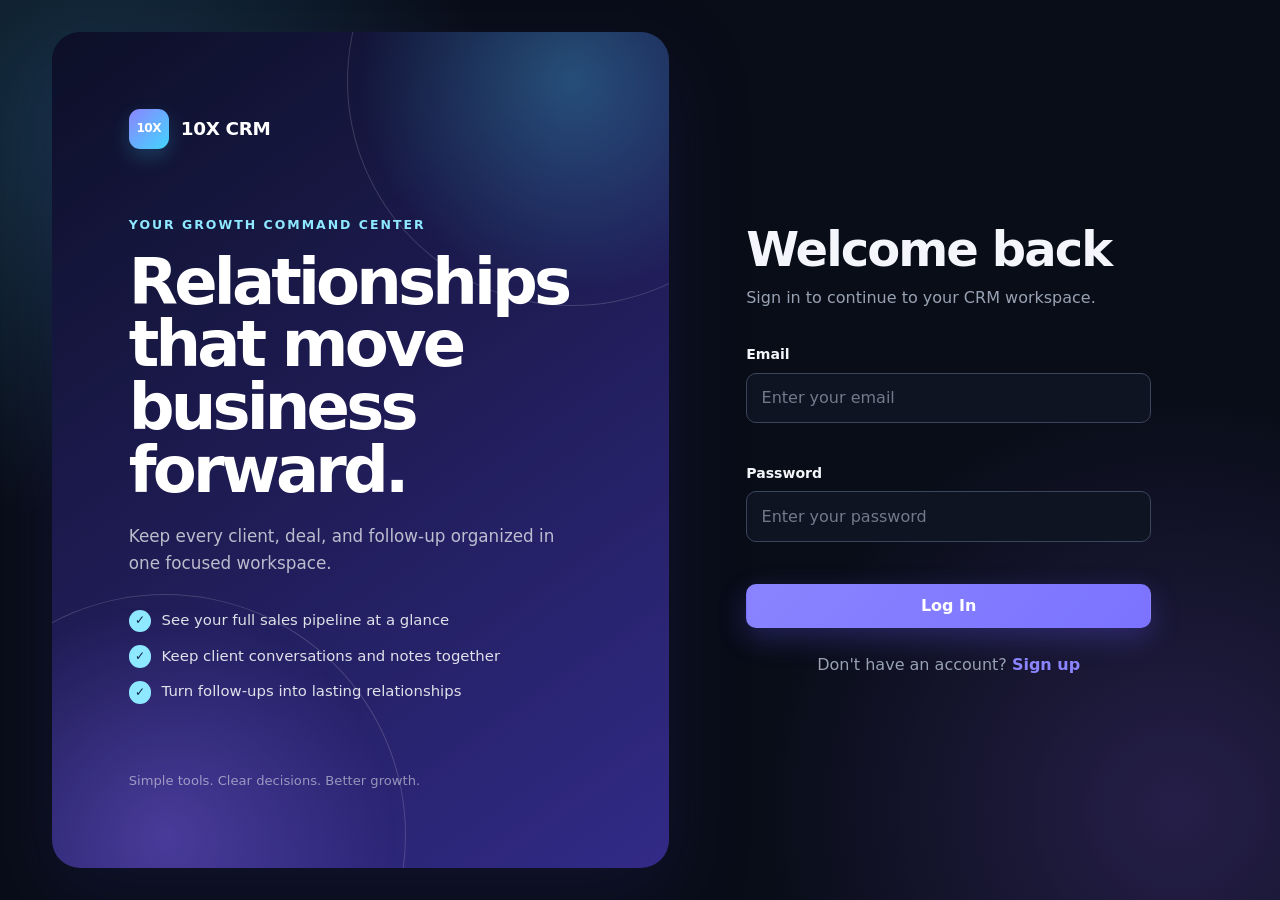
<file: index.html>
<!DOCTYPE html>
<html lang="en" class="auth-document">
<head>
  <meta charset="UTF-8">
  <meta name="viewport" content="width=device-width, initial-scale=1.0">
  <title>10X CRM | Login</title>
  <script src="js/theme-init.js"></script>
  <link rel="stylesheet" href="css/style.css">
  <script src="js/guard.js"></script>
  <script src="js/common.js" defer></script>
  <script src="js/login.js" defer></script>
</head>
<body class="auth-page">
  <main class="container auth-layout">
    <!-- Product Introduction -->
    <section class="auth-showcase">
      <a class="auth-brand" href="index.html">
        <span class="auth-brand-mark">10X</span>
        <span>10X CRM</span>
      </a>

      <div class="auth-showcase-content">
        <p class="auth-eyebrow">Your growth command center</p>
        <h2 class="auth-showcase-title">Relationships that move business forward.</h2>
        <p class="auth-showcase-text">
          Keep every client, deal, and follow-up organized in one focused
          workspace.
        </p>

        <ul class="auth-benefits">
          <li>See your full sales pipeline at a glance</li>
          <li>Keep client conversations and notes together</li>
          <li>Turn follow-ups into lasting relationships</li>
        </ul>
      </div>

      <p class="auth-showcase-footer">Simple tools. Clear decisions. Better growth.</p>
    </section>

    <!-- Login Form -->
    <section class="auth-form-panel">
      <div class="card auth-card">
        <h1 class="page-title">Welcome back</h1>
        <p class="auth-intro text-muted">
          Sign in to continue to your CRM workspace.
        </p>

        <form>
          <div class="form-group">
            <label class="form-label" for="email">Email</label>
            <input
              class="form-input"
              type="email"
              id="email"
              name="email"
              placeholder="Enter your email"
              required
            >
            <p class="error-message"></p>
          </div>

          <div class="form-group">
            <label class="form-label" for="password">Password</label>
            <input
              class="form-input"
              type="password"
              id="password"
              name="password"
              placeholder="Enter your password"
              required
            >
            <p class="error-message"></p>
          </div>

          <button class="btn btn-primary" type="submit">Log In</button>
        </form>

        <p class="auth-footer text-muted">
          Don't have an account?
          <a class="auth-link" href="signup.html">Sign up</a>
        </p>
      </div>
    </section>
  </main>

  <!-- Toast Messages -->
  <div class="toast-container"></div>
</body>
</html>
</file>
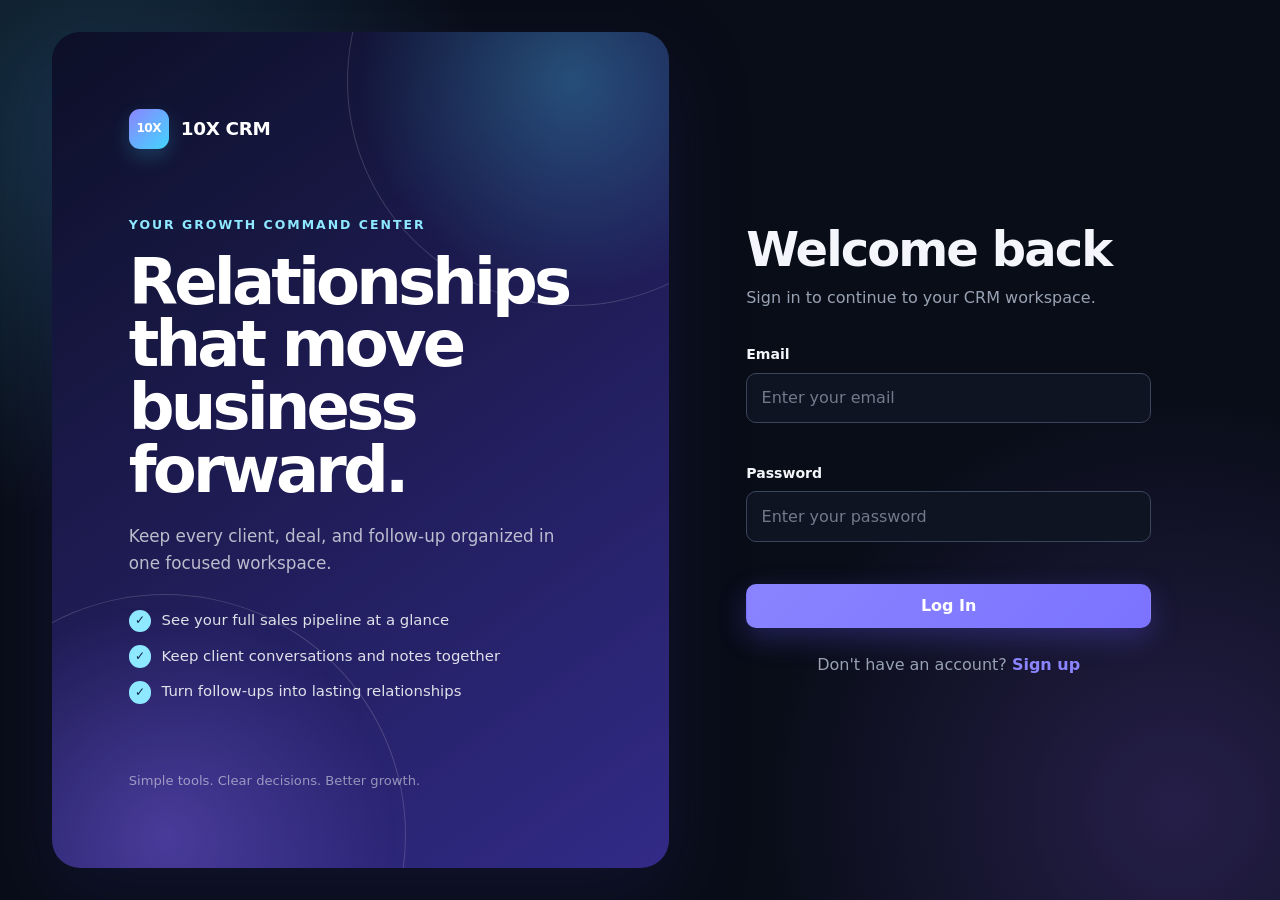
<file: client-details.html>
<!DOCTYPE html>
<html lang="en">
<head>
  <meta charset="UTF-8">
  <meta name="viewport" content="width=device-width, initial-scale=1.0">
  <title>10X CRM | Client Details</title>
  <script src="js/theme-init.js"></script>
  <link rel="stylesheet" href="css/style.css">
</head>
<body>
  <header class="app-header">
    <nav class="navbar container" aria-label="Main navigation">
      <a class="navbar-brand" href="dashboard.html">
        <span class="brand-mark">10X</span>
        <span class="brand-wordmark">10X CRM</span>
      </a>

      <div class="navbar-links">
        <a class="nav-link" href="dashboard.html">Dashboard</a>
        <a class="nav-link active" href="clients.html">Clients</a>
        <a class="nav-link" href="profile.html">Profile</a>
      </div>

      <div class="navbar-actions">
        <button
          type="button"
          id="theme-toggle"
          class="btn btn-secondary theme-toggle"
          aria-label="Switch to dark mode"
          title="Switch to dark mode"
        >
          ☾
        </button>
        <button type="button" id="logout-button" class="btn btn-secondary">
          Log Out
        </button>
      </div>
    </nav>
  </header>

  <main class="page-container">
    <section class="page-header">
      <div>
        <h1 class="page-title">Client Details</h1>
        <p class="text-muted">Review the selected client's information.</p>
      </div>

      <a class="btn btn-secondary" href="clients.html">Back to Clients</a>
    </section>

    <!-- Client Details -->
    <section id="client-details-content">
      <section class="card client-details-card">
        <div class="client-details-identity">
          <img
            id="client-avatar"
            class="client-details-avatar hidden"
            alt=""
          >
          <div
            id="client-avatar-fallback"
            class="client-details-avatar"
            aria-hidden="true"
          ></div>

          <div class="client-details-heading">
            <h2 id="client-name"></h2>
            <p id="client-company" class="text-muted"></p>
          </div>
        </div>

        <dl class="client-details-grid">
          <div class="client-detail-item">
            <dt class="form-label">Email</dt>
            <dd id="client-email"></dd>
          </div>

          <div class="client-detail-item">
            <dt class="form-label">Phone</dt>
            <dd id="client-phone"></dd>
          </div>

          <div class="client-detail-item">
            <dt class="form-label">Status</dt>
            <dd>
              <span id="client-status" class="status-badge"></span>
            </dd>
          </div>

          <div class="client-detail-item">
            <dt class="form-label">Deal Value</dt>
            <dd id="client-deal-value" class="client-deal-value"></dd>
          </div>

          <div class="client-detail-item">
            <dt class="form-label">Client Since</dt>
            <dd id="client-created"></dd>
          </div>
        </dl>
      </section>

      <div class="client-details-actions">
        <button
          type="button"
          id="edit-client-button"
          class="btn btn-primary"
        >
          Edit Client
        </button>

        <button
          type="button"
          id="reminder-button"
          class="btn btn-secondary"
        >
          Remind me in 1 min
        </button>

        <button
          type="button"
          id="delete-client-button"
          class="btn btn-danger"
        >
          Delete Client
        </button>
      </div>

      <p
        id="reminder-status"
        class="reminder-status text-muted"
        aria-live="polite"
      ></p>

      <!-- Client Notes -->
      <section class="client-notes-section card">
        <div class="section-header">
          <h2>Notes</h2>
        </div>

        <form id="add-note-form" novalidate>
          <div class="form-group">
            <label class="form-label" for="note-text">Add Note</label>
            <textarea
              class="form-input form-textarea"
              id="note-text"
              name="noteText"
              rows="4"
              placeholder="Write a note about this client..."
              required
            ></textarea>
            <p class="error-message" id="note-error"></p>
          </div>

          <button type="submit" class="btn btn-primary">
            Add Note
          </button>
        </form>

        <div id="notes-list" class="notes-list"></div>

        <p id="notes-empty-message" class="empty-message">
          No notes yet.
        </p>
      </section>
    </section>

    <!-- Edit Client Form -->
    <form id="edit-client-form" class="card client-details-card hidden" novalidate>
      <div class="form-group">
        <label class="form-label" for="edit-client-name">Name</label>
        <input
          class="form-input"
          type="text"
          id="edit-client-name"
          name="name"
          placeholder="Enter client name"
          required
        >
        <p class="error-message"></p>
      </div>

      <div class="form-group">
        <label class="form-label" for="edit-client-email">Email</label>
        <input
          class="form-input"
          type="email"
          id="edit-client-email"
          name="email"
          placeholder="Enter email address"
          required
        >
        <p class="error-message"></p>
      </div>

      <div class="form-group">
        <label class="form-label" for="edit-client-company">Company</label>
        <input
          class="form-input"
          type="text"
          id="edit-client-company"
          name="company"
          placeholder="Enter company name"
        >
      </div>

      <div class="form-group">
        <label class="form-label" for="edit-client-status">Status</label>
        <select
          class="form-select status-select status-select-lead"
          id="edit-client-status"
          name="status"
          required
        >
          <option value="Lead">Lead</option>
          <option value="Contacted">Contacted</option>
          <option value="Won">Won</option>
          <option value="Lost">Lost</option>
        </select>
        <p class="error-message"></p>
      </div>

      <div class="form-group">
        <label class="form-label" for="edit-client-deal-value">
          Deal Value
        </label>
        <input
          class="form-input"
          type="number"
          id="edit-client-deal-value"
          name="dealValue"
          placeholder="Enter deal value"
          step="any"
        >
        <p class="error-message"></p>
      </div>

      <div class="form-actions">
        <button type="submit" class="btn btn-primary">
          Save Changes
        </button>

        <button type="button" id="cancel-edit-button" class="btn btn-secondary">
          Cancel
        </button>
      </div>
    </form>

    <p id="client-not-found" class="card empty-message">
      Client not found.
    </p>
  </main>

  <div class="toast-container"></div>

  <script src="js/guard.js"></script>
  <script src="js/common.js"></script>
  <script src="js/client-data.js"></script>
  <script src="js/client-details.js"></script>
</body>
</html>
</file>
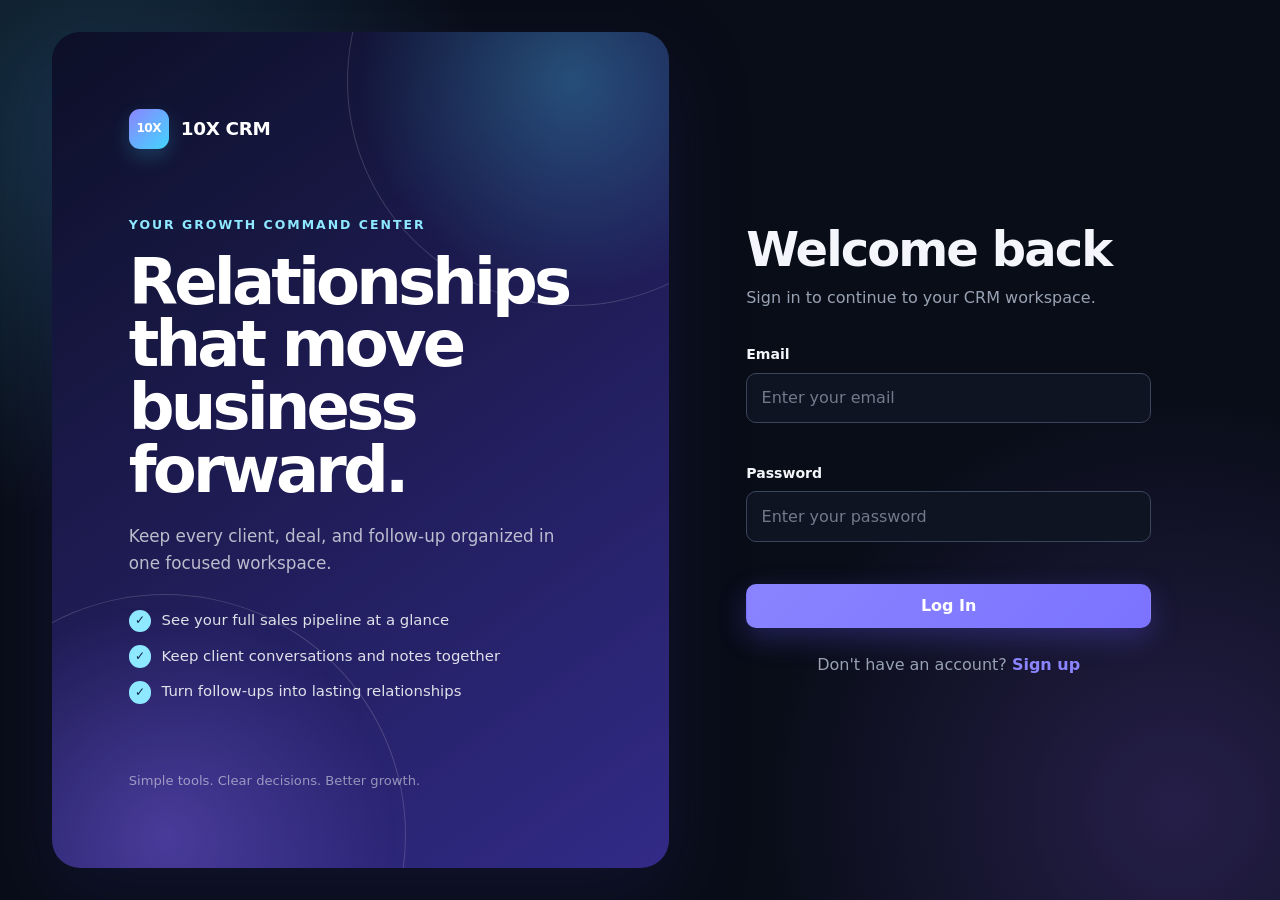
<file: clients.html>
<!DOCTYPE html>
<html lang="en">
<head>
  <meta charset="UTF-8">
  <meta name="viewport" content="width=device-width, initial-scale=1.0">
  <title>10X CRM | Clients</title>
  <script src="js/theme-init.js"></script>
  <link rel="stylesheet" href="css/style.css">
</head>
<body>
  <header class="app-header">
    <nav class="navbar container" aria-label="Main navigation">
      <a class="navbar-brand" href="dashboard.html">
        <span class="brand-mark">10X</span>
        <span class="brand-wordmark">10X CRM</span>
      </a>

      <div class="navbar-links">
        <a class="nav-link" href="dashboard.html">Dashboard</a>
        <a class="nav-link active" href="clients.html">Clients</a>
        <a class="nav-link" href="profile.html">Profile</a>
      </div>

      <div class="navbar-actions">
        <button
          type="button"
          id="theme-toggle"
          class="btn btn-secondary theme-toggle"
          aria-label="Switch to dark mode"
          title="Switch to dark mode"
        >
          ☾
        </button>
        <button type="button" id="logout-button" class="btn btn-secondary">
          Log Out
        </button>
      </div>
    </nav>
  </header>

  <main class="page-container">
    <section class="page-header">
      <div>
        <h1 class="page-title">Clients</h1>
        <p class="text-muted">Manage and review your CRM clients.</p>
      </div>

      <button type="button" id="add-client-button" class="btn btn-primary">
        Add Client
      </button>
    </section>

    <section class="card clients-controls">
      <div class="control-group">
        <label class="form-label" for="client-search">Search</label>
        <input
          class="form-input"
          type="search"
          id="client-search"
          name="clientSearch"
          placeholder="Search by name or company..."
        >
      </div>

      <fieldset class="control-group status-filter-group">
        <legend class="form-label">Status</legend>

        <div id="status-filters" class="status-filters">
          <button
            type="button"
            class="status-filter-button active"
            data-status="all"
            aria-pressed="true"
          >
            All
          </button>
          <button
            type="button"
            class="status-filter-button"
            data-status="Lead"
            aria-pressed="false"
          >
            Lead
          </button>
          <button
            type="button"
            class="status-filter-button"
            data-status="Contacted"
            aria-pressed="false"
          >
            Contacted
          </button>
          <button
            type="button"
            class="status-filter-button"
            data-status="Won"
            aria-pressed="false"
          >
            Won
          </button>
          <button
            type="button"
            class="status-filter-button"
            data-status="Lost"
            aria-pressed="false"
          >
            Lost
          </button>
        </div>
      </fieldset>

      <div class="control-group">
        <label class="form-label" for="sort-clients">Sort By</label>
        <select class="form-select" id="sort-clients" name="sortClients">
          <option value="newest">Newest</option>
          <option value="oldest">Oldest</option>
          <option value="name-asc">Name: A–Z</option>
          <option value="name-desc">Name: Z–A</option>
          <option value="deal-desc">High to Low</option>
          <option value="deal-asc">Low to High</option>
        </select>
      </div>
    </section>

    <section class="clients-list-section" aria-label="Client list">
      <div id="clients-list" class="clients-list"></div>

      <p id="clients-empty-message" class="empty-message">
        No clients found.
      </p>

      <div
        id="clients-load-state"
        class="data-state hidden"
        aria-live="polite"
      ></div>

      <nav
        id="clients-pagination"
        class="pagination hidden"
        aria-label="Client pagination"
      >
        <p id="pagination-summary" class="pagination-summary text-muted"></p>

        <div class="pagination-controls">
          <button
            type="button"
            id="previous-page-button"
            class="btn btn-secondary pagination-button"
          >
            Previous
          </button>

          <div id="pagination-pages" class="pagination-pages"></div>

          <button
            type="button"
            id="next-page-button"
            class="btn btn-secondary pagination-button"
          >
            Next
          </button>
        </div>
      </nav>
    </section>
  </main>

  <!-- Add Client Modal -->
  <div
    id="add-client-modal"
    class="modal hidden"
    role="dialog"
    aria-modal="true"
    aria-labelledby="add-client-title"
  >
    <div class="modal-content">
      <div class="modal-header">
        <h2 id="add-client-title">Add Client</h2>

        <button
          type="button"
          id="close-client-modal"
          class="modal-close-button"
          aria-label="Close modal"
        >
          ✕
        </button>
      </div>

      <form id="add-client-form" novalidate>
        <div class="form-group">
          <label class="form-label" for="new-client-name">Name</label>
          <input
            class="form-input"
            type="text"
            id="new-client-name"
            name="name"
            placeholder="Enter client name"
            required
          >
          <p class="error-message" id="new-client-name-error"></p>
        </div>

        <div class="form-group">
          <label class="form-label" for="new-client-email">Email</label>
          <input
            class="form-input"
            type="email"
            id="new-client-email"
            name="email"
            placeholder="Enter email address"
            required
          >
          <p class="error-message" id="new-client-email-error"></p>
        </div>

        <div class="form-group">
          <label class="form-label" for="new-client-phone">Phone</label>
          <input
            class="form-input"
            type="tel"
            id="new-client-phone"
            name="phone"
            placeholder="Enter phone number"
          >
          <p class="error-message" id="new-client-phone-error"></p>
        </div>

        <div class="form-group">
          <label class="form-label" for="new-client-company">Company</label>
          <input
            class="form-input"
            type="text"
            id="new-client-company"
            name="company"
            placeholder="Enter company name"
          >
        </div>

        <div class="form-group">
          <label class="form-label" for="new-client-status">Status</label>
          <select
            class="form-select status-select status-select-lead"
            id="new-client-status"
            name="status"
            required
          >
            <option value="Lead">Lead</option>
            <option value="Contacted">Contacted</option>
            <option value="Won">Won</option>
            <option value="Lost">Lost</option>
          </select>
          <p class="error-message" id="new-client-status-error"></p>
        </div>

        <div class="form-group">
          <label class="form-label" for="new-client-deal-value">
            Deal Value
          </label>
          <input
            class="form-input"
            type="number"
            id="new-client-deal-value"
            name="dealValue"
            placeholder="Enter deal value"
            step="any"
          >
          <p class="error-message" id="new-client-deal-value-error"></p>
        </div>

        <div class="form-actions">
          <button type="submit" class="btn btn-primary">
            Save Client
          </button>

          <button
            type="button"
            id="cancel-add-client"
            class="btn btn-secondary"
          >
            Cancel
          </button>
        </div>
      </form>
    </div>
  </div>

  <div class="toast-container"></div>

  <script src="js/guard.js"></script>
  <script src="js/common.js"></script>
  <script src="js/client-data.js"></script>
  <script src="js/clients.js"></script>
</body>
</html>
</file>
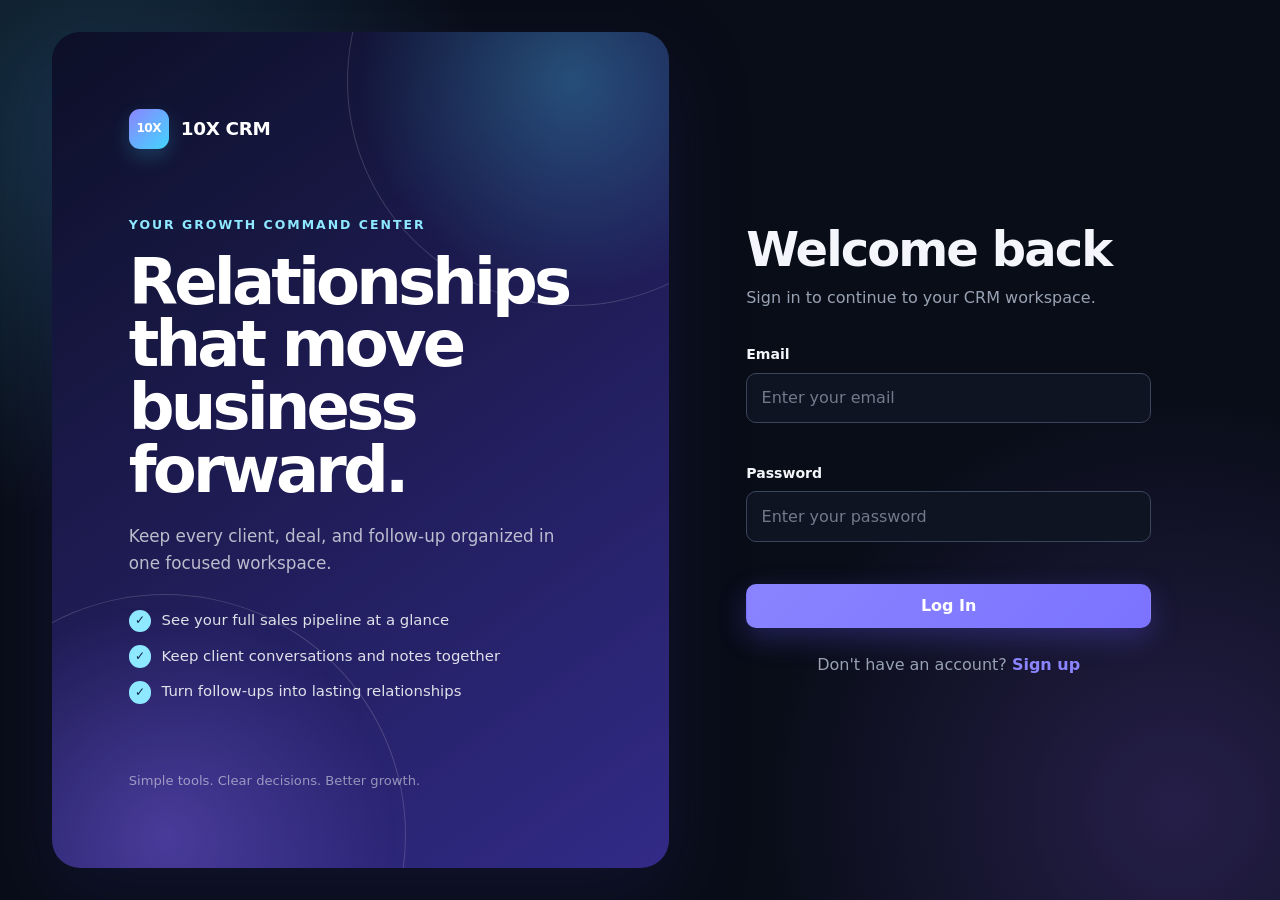
<file: dashboard.html>
<!DOCTYPE html>
<html lang="en">
<head>
  <meta charset="UTF-8">
  <meta name="viewport" content="width=device-width, initial-scale=1.0">
  <title>10X CRM | Dashboard</title>
  <script src="js/theme-init.js"></script>
  <link rel="stylesheet" href="css/style.css">
</head>
<body>
  <header class="app-header">
    <nav class="navbar container" aria-label="Main navigation">
      <a class="navbar-brand" href="dashboard.html">
        <span class="brand-mark">10X</span>
        <span class="brand-wordmark">10X CRM</span>
      </a>

      <div class="navbar-links">
        <a class="nav-link active" href="dashboard.html">Dashboard</a>
        <a class="nav-link" href="clients.html">Clients</a>
        <a class="nav-link" href="profile.html">Profile</a>
      </div>

      <div class="navbar-actions">
        <button
          type="button"
          id="theme-toggle"
          class="btn btn-secondary theme-toggle"
          aria-label="Switch to dark mode"
          title="Switch to dark mode"
        >
          ☾
        </button>
        <button type="button" id="logout-button" class="btn btn-secondary">
          Log Out
        </button>
      </div>
    </nav>
  </header>

  <main class="page-container">
    <section class="dashboard-header">
      <div>
        <h1 class="page-title">
          Welcome back, <span id="user-name"></span>!
        </h1>
        <p class="text-muted">Here is an overview of your CRM activity.</p>
      </div>

      <p id="current-date" class="dashboard-date text-muted"></p>
    </section>

    <div id="dashboard-content">
      <section class="stats-grid" aria-label="Client statistics">
        <article class="card stat-card">
          <p class="stat-label">Total Clients</p>
          <p class="stat-value" id="total-clients">0</p>
        </article>

        <article class="card stat-card">
          <p class="stat-label">Active Deals</p>
          <p class="stat-value" id="active-deals">0</p>
        </article>

        <article class="card stat-card">
          <p class="stat-label">Won Revenue</p>
          <p class="stat-value" id="won-revenue">$0</p>
        </article>

        <article class="card stat-card">
          <p class="stat-label">New This Week</p>
          <p class="stat-value" id="new-this-week">0</p>
        </article>
      </section>

      <div class="dashboard-grid">
        <section class="card dashboard-section">
          <div class="section-header">
            <h2>Pipeline Overview</h2>
            <p class="text-muted">Clients grouped by their current status.</p>
          </div>

          <div class="pipeline-grid">
            <article class="pipeline-item">
              <p class="pipeline-label">Lead</p>
              <p class="pipeline-value" id="pipeline-lead">0</p>
            </article>

            <article class="pipeline-item">
              <p class="pipeline-label">Contacted</p>
              <p class="pipeline-value" id="pipeline-contacted">0</p>
            </article>

            <article class="pipeline-item">
              <p class="pipeline-label">Won</p>
              <p class="pipeline-value" id="pipeline-won">0</p>
            </article>

            <article class="pipeline-item">
              <p class="pipeline-label">Lost</p>
              <p class="pipeline-value" id="pipeline-lost">0</p>
            </article>
          </div>
        </section>

        <section class="card dashboard-section">
          <div class="section-header">
            <h2>Recent Clients</h2>
            <p class="text-muted">The five newest clients in your CRM.</p>
          </div>

          <div id="recent-clients-list" class="recent-clients-list"></div>

          <p id="recent-clients-empty" class="empty-message">
            No clients found.
          </p>

          <a class="dashboard-link" href="clients.html">View all clients</a>
        </section>
      </div>
    </div>

    <section
      id="dashboard-client-state"
      class="data-state hidden"
      aria-live="polite"
    ></section>
  </main>

  <div class="toast-container"></div>

  <script src="js/guard.js"></script>
  <script src="js/common.js"></script>
  <script src="js/client-data.js"></script>
  <script src="js/dashboard.js"></script>
</body>
</html>
</file>
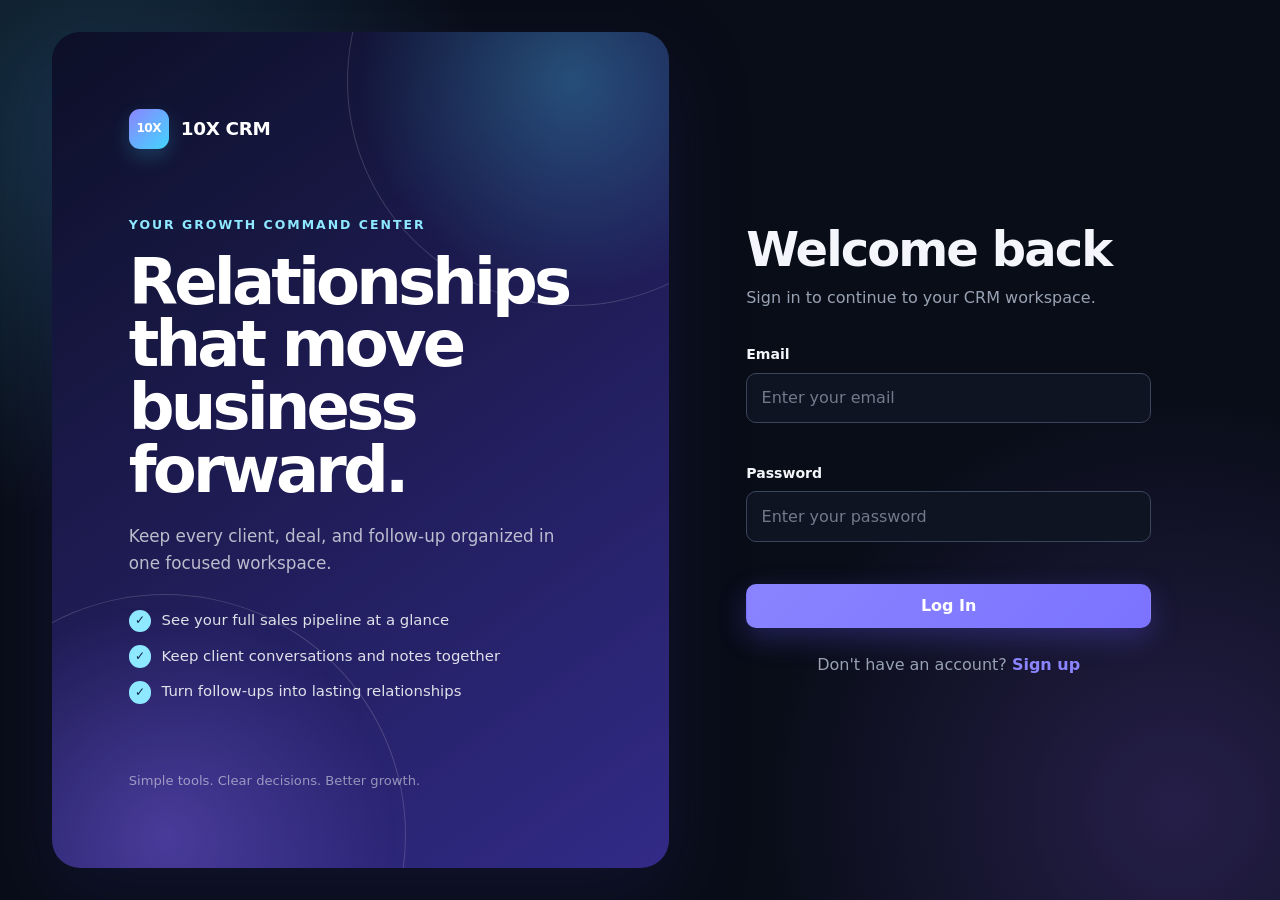
<file: profile.html>
<!DOCTYPE html>
<html lang="en">
<head>
  <meta charset="UTF-8">
  <meta name="viewport" content="width=device-width, initial-scale=1.0">
  <title>10X CRM | Profile</title>
  <script src="js/theme-init.js"></script>
  <link rel="stylesheet" href="css/style.css">
</head>
<body>
  <header class="app-header">
    <nav class="navbar container" aria-label="Main navigation">
      <a class="navbar-brand" href="dashboard.html">
        <span class="brand-mark">10X</span>
        <span class="brand-wordmark">10X CRM</span>
      </a>

      <div class="navbar-links">
        <a class="nav-link" href="dashboard.html">Dashboard</a>
        <a class="nav-link" href="clients.html">Clients</a>
        <a class="nav-link active" href="profile.html">Profile</a>
      </div>

      <div class="navbar-actions">
        <button
          type="button"
          id="theme-toggle"
          class="btn btn-secondary theme-toggle"
          aria-label="Switch to dark mode"
          title="Switch to dark mode"
        >
          ☾
        </button>
        <button type="button" id="logout-button" class="btn btn-secondary">
          Log Out
        </button>
      </div>
    </nav>
  </header>

  <main class="page-container">
    <section class="page-header">
      <div>
        <h1 class="page-title">Profile</h1>
        <p class="text-muted">Review and update your account information.</p>
      </div>
    </section>

    <div class="profile-layout">
      <div class="profile-left-column">
        <!-- Profile Details -->
        <section
          id="profile-details"
          class="card profile-card profile-overview"
        >
          <div class="profile-summary">
            <div
              id="profile-avatar"
              class="profile-avatar"
              aria-hidden="true"
            ></div>

            <div class="profile-summary-content">
              <h2 id="profile-name"></h2>
              <p id="profile-email" class="text-muted"></p>
              <p id="profile-company" class="text-muted"></p>
              <p class="profile-member-since text-muted">
                Member since <span id="profile-created-at"></span>
              </p>
            </div>
          </div>

          <div class="profile-actions">
            <button
              type="button"
              id="edit-profile-button"
              class="btn btn-primary"
            >
              Edit Profile
            </button>
          </div>
        </section>

        <!-- Edit Profile Form -->
        <form
          id="edit-profile-form"
          class="card profile-card profile-overview hidden"
          novalidate
        >
          <div class="form-group">
            <label class="form-label" for="edit-profile-name">
              Full Name
            </label>
            <input
              class="form-input"
              type="text"
              id="edit-profile-name"
              name="fullName"
              placeholder="Enter full name"
              required
            >
            <p class="error-message" id="profile-name-error"></p>
          </div>

          <div class="form-group">
            <label class="form-label" for="edit-profile-company">
              Company
            </label>
            <input
              class="form-input"
              type="text"
              id="edit-profile-company"
              name="company"
              placeholder="Enter company name"
            >
          </div>

          <div class="form-actions">
            <button
              type="submit"
              id="save-profile-button"
              class="btn btn-primary"
              disabled
            >
              Save Changes
            </button>

            <button
              type="button"
              id="cancel-profile-edit-button"
              class="btn btn-secondary"
            >
              Cancel
            </button>
          </div>
        </form>

        <!-- CRM Data Management -->
        <section
          class="card profile-card profile-section profile-data danger-zone"
        >
          <div class="section-header">
            <div>
              <h2>CRM Data</h2>
              <p class="text-muted">
                Transfer client data between browsers or restore the original
                clients from the API.
              </p>
            </div>
          </div>

          <div class="profile-data-actions">
            <button
              type="button"
              id="export-clients-button"
              class="btn btn-secondary"
            >
              Export Clients
            </button>

            <button
              type="button"
              id="import-clients-button"
              class="btn btn-secondary"
            >
              Import Clients
            </button>

            <button
              type="button"
              id="reset-crm-data-button"
              class="btn btn-danger"
            >
              Reset CRM Data
            </button>
          </div>

          <input
            type="file"
            id="import-clients-file"
            class="hidden"
            accept=".json,application/json"
          >
        </section>
      </div>

      <!-- Change Password Form -->
      <section class="card profile-card profile-section profile-password">
        <div class="section-header">
          <div>
            <h2>Change Password</h2>
            <p class="text-muted">
              Update the password used to access your account.
            </p>
          </div>
        </div>

        <form id="change-password-form" novalidate>
          <div class="form-group">
            <label class="form-label" for="current-password">
              Current Password
            </label>
            <input
              class="form-input"
              type="password"
              id="current-password"
              name="currentPassword"
              required
            >
            <p
              class="error-message"
              id="current-password-error"
            ></p>
          </div>

          <div class="form-group">
            <label class="form-label" for="new-password">
              New Password
            </label>
            <input
              class="form-input"
              type="password"
              id="new-password"
              name="newPassword"
              required
            >
            <p class="error-message" id="new-password-error"></p>
          </div>

          <div class="form-group">
            <label class="form-label" for="confirm-new-password">
              Confirm New Password
            </label>
            <input
              class="form-input"
              type="password"
              id="confirm-new-password"
              name="confirmNewPassword"
              required
            >
            <p
              class="error-message"
              id="confirm-new-password-error"
            ></p>
          </div>

          <button type="submit" class="btn btn-primary">
            Change Password
          </button>
        </form>
      </section>
    </div>
  </main>

  <div class="toast-container"></div>

  <script src="js/guard.js"></script>
  <script src="js/common.js"></script>
  <script src="js/client-data.js"></script>
  <script src="js/profile.js"></script>
</body>
</html>
</file>
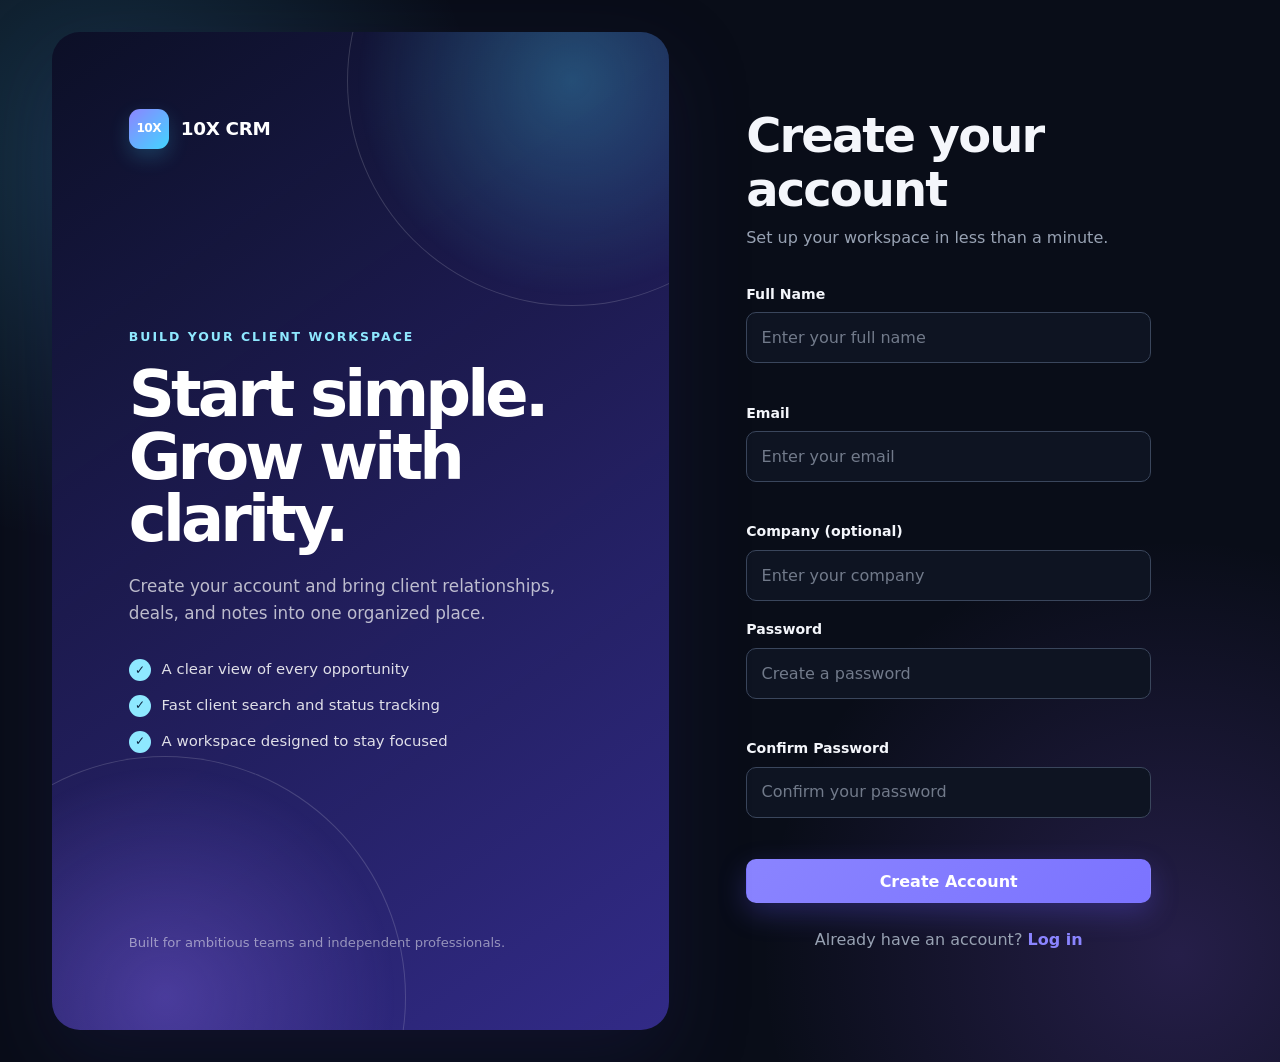
<file: signup.html>
<!DOCTYPE html>
<html lang="en" class="auth-document">
<head>
  <meta charset="UTF-8">
  <meta name="viewport" content="width=device-width, initial-scale=1.0">
  <title>10X CRM | Sign Up</title>
  <script src="js/theme-init.js"></script>
  <link rel="stylesheet" href="css/style.css">
  <script src="js/guard.js"></script>
  <script src="js/common.js" defer></script>
  <script src="js/signup.js" defer></script>
</head>
<body class="auth-page">
  <main class="container auth-layout">
    <!-- Product Introduction -->
    <section class="auth-showcase">
      <a class="auth-brand" href="index.html">
        <span class="auth-brand-mark">10X</span>
        <span>10X CRM</span>
      </a>

      <div class="auth-showcase-content">
        <p class="auth-eyebrow">Build your client workspace</p>
        <h2 class="auth-showcase-title">Start simple. Grow with clarity.</h2>
        <p class="auth-showcase-text">
          Create your account and bring client relationships, deals, and notes
          into one organized place.
        </p>

        <ul class="auth-benefits">
          <li>A clear view of every opportunity</li>
          <li>Fast client search and status tracking</li>
          <li>A workspace designed to stay focused</li>
        </ul>
      </div>

      <p class="auth-showcase-footer">
        Built for ambitious teams and independent professionals.
      </p>
    </section>

    <!-- Sign Up Form -->
    <section class="auth-form-panel">
      <div class="card auth-card">
        <h1 class="page-title">Create your account</h1>
        <p class="auth-intro text-muted">
          Set up your workspace in less than a minute.
        </p>

        <form>
          <div class="form-group">
            <label class="form-label" for="full-name">Full Name</label>
            <input
              class="form-input"
              type="text"
              id="full-name"
              name="fullName"
              placeholder="Enter your full name"
              required
            >
            <p class="error-message"></p>
          </div>

          <div class="form-group">
            <label class="form-label" for="email">Email</label>
            <input
              class="form-input"
              type="email"
              id="email"
              name="email"
              placeholder="Enter your email"
              required
            >
            <p class="error-message"></p>
          </div>

          <div class="form-group">
            <label class="form-label" for="company">Company (optional)</label>
            <input
              class="form-input"
              type="text"
              id="company"
              name="company"
              placeholder="Enter your company"
            >
          </div>

          <div class="form-group">
            <label class="form-label" for="password">Password</label>
            <input
              class="form-input"
              type="password"
              id="password"
              name="password"
              placeholder="Create a password"
              required
            >
            <p class="error-message"></p>
          </div>

          <div class="form-group">
            <label class="form-label" for="confirm-password">
              Confirm Password
            </label>
            <input
              class="form-input"
              type="password"
              id="confirm-password"
              name="confirmPassword"
              placeholder="Confirm your password"
              required
            >
            <p class="error-message"></p>
          </div>

          <button class="btn btn-primary" type="submit">Create Account</button>
        </form>

        <p class="auth-footer text-muted">
          Already have an account?
          <a class="auth-link" href="index.html">Log in</a>
        </p>
      </div>
    </section>
  </main>

  <!-- Toast Messages -->
  <div class="toast-container"></div>
</body>
</html>
</file>
<file: css/style.css>
/* --------------------------------------------------
   1. Reset and design tokens
-------------------------------------------------- */

* {
  box-sizing: border-box;
  margin: 0;
  padding: 0;
}

:root {
  --color-background: #f5f7fb;
  --color-surface: #ffffff;
  --color-surface-soft: #f0f2ff;
  --color-surface-raised: #ffffff;
  --color-text: #101828;
  --color-text-muted: #667085;
  --color-border: #e4e7ec;
  --color-border-strong: #d0d5dd;
  --color-accent: #635bff;
  --color-accent-hover: #5048e5;
  --color-accent-soft: #eeecff;
  --color-success: #12a66a;
  --color-success-soft: #e9f9f1;
  --color-error: #e5484d;
  --color-error-soft: #fff0f0;
  --color-warning: #e9840f;
  --color-warning-soft: #fff6e8;
  --color-info: #0b8fcf;
  --color-info-soft: #e8f6fc;
  --color-input: #ffffff;
  --color-navigation: rgba(255, 255, 255, 0.9);
  --color-button-text: #ffffff;
  --border-radius: 16px;
  --border-radius-small: 10px;
  --shadow-small: 0 1px 3px rgba(16, 24, 40, 0.08);
  --shadow-card: 0 18px 45px rgba(53, 56, 122, 0.1);
  --shadow-accent: 0 10px 24px rgba(99, 91, 255, 0.28);
}

html[data-theme="dark"] {
  --color-background: #090d18;
  --color-surface: #121827;
  --color-surface-soft: #191f34;
  --color-surface-raised: #182033;
  --color-text: #f4f6fb;
  --color-text-muted: #98a2b3;
  --color-border: #273247;
  --color-border-strong: #3a465c;
  --color-accent: #8a84ff;
  --color-accent-hover: #a29dff;
  --color-accent-soft: #242349;
  --color-success: #42d397;
  --color-success-soft: #112f27;
  --color-error: #ff7478;
  --color-error-soft: #381d24;
  --color-warning: #ffb454;
  --color-warning-soft: #342617;
  --color-info: #58c7f3;
  --color-info-soft: #132e3d;
  --color-input: #0e1422;
  --color-navigation: rgba(18, 24, 39, 0.9);
  --color-button-text: #ffffff;
  --shadow-small: 0 1px 3px rgba(0, 0, 0, 0.28);
  --shadow-card: 0 18px 48px rgba(0, 0, 0, 0.25);
  --shadow-accent: 0 10px 28px rgba(99, 91, 255, 0.28);
}

html {
  color-scheme: light;
  background: var(--color-background);
  scroll-behavior: smooth;
}

html[data-theme="dark"] {
  color-scheme: dark;
}

body {
  min-height: 100vh;
  font-family:
    Inter, ui-sans-serif, system-ui, -apple-system, BlinkMacSystemFont,
    "Segoe UI", sans-serif;
  line-height: 1.6;
  color: var(--color-text);
  background:
    radial-gradient(circle at 10% 0%, rgba(99, 91, 255, 0.08), transparent 28rem),
    var(--color-background);
}

button,
input,
select,
textarea {
  font: inherit;
}

button,
a {
  -webkit-tap-highlight-color: transparent;
}

img {
  display: block;
  max-width: 100%;
}

/* --------------------------------------------------
   2. Shared layout and utility classes
-------------------------------------------------- */

.container,
.page-container {
  width: min(100%, 1240px);
  margin: 0 auto;
  padding-right: 2rem;
  padding-left: 2rem;
}

.page-container {
  padding-top: 3rem;
  padding-bottom: 4rem;
}

.card {
  padding: 1.5rem;
  background: var(--color-surface);
  border: 1px solid var(--color-border);
  border-radius: var(--border-radius);
  box-shadow: var(--shadow-small);
}

.page-title {
  margin-bottom: 0.55rem;
  font-size: clamp(2rem, 4vw, 2.8rem);
  font-weight: 750;
  line-height: 1.12;
  letter-spacing: -0.04em;
}

.text-muted {
  color: var(--color-text-muted);
}

.hidden {
  display: none;
}

.section-header {
  margin-bottom: 1.35rem;
}

.section-header h2 {
  font-size: 1.15rem;
  line-height: 1.3;
  letter-spacing: -0.02em;
}

.section-header p {
  margin-top: 0.3rem;
  font-size: 0.92rem;
}

/* --------------------------------------------------
   3. Buttons
-------------------------------------------------- */

.btn {
  display: inline-flex;
  align-items: center;
  justify-content: center;
  min-height: 44px;
  padding: 0.7rem 1.05rem;
  color: var(--color-text);
  font-weight: 650;
  line-height: 1.2;
  text-align: center;
  text-decoration: none;
  cursor: pointer;
  background: transparent;
  border: 1px solid transparent;
  border-radius: var(--border-radius-small);
  transition:
    transform 0.18s ease,
    background-color 0.18s ease,
    border-color 0.18s ease,
    box-shadow 0.18s ease;
}

.btn:hover {
  transform: translateY(-1px);
}

.btn:active {
  transform: translateY(0);
}

.btn:focus-visible {
  outline: 3px solid rgba(99, 91, 255, 0.24);
  outline-offset: 2px;
}

.btn-primary {
  color: var(--color-button-text);
  background: linear-gradient(135deg, var(--color-accent), #7b73ff);
  box-shadow: var(--shadow-accent);
}

.btn-primary:hover {
  background: linear-gradient(135deg, var(--color-accent-hover), #6c64f4);
  box-shadow: 0 12px 28px rgba(99, 91, 255, 0.34);
}

.btn-secondary {
  background: var(--color-surface);
  border-color: var(--color-border);
  box-shadow: var(--shadow-small);
}

.btn-secondary:hover {
  background: var(--color-surface-soft);
  border-color: var(--color-border-strong);
}

.btn-danger {
  color: var(--color-button-text);
  background: var(--color-error);
  box-shadow: 0 8px 18px rgba(229, 72, 77, 0.2);
}

.btn-danger:hover {
  background: #d93b40;
}

.btn:disabled {
  cursor: not-allowed;
  opacity: 0.6;
  transform: none;
}

/* --------------------------------------------------
   4. Forms
-------------------------------------------------- */

.form-group {
  margin-bottom: 1.1rem;
}

.form-label {
  display: block;
  margin-bottom: 0.45rem;
  color: var(--color-text);
  font-size: 0.88rem;
  font-weight: 650;
}

.form-input,
.form-select {
  width: 100%;
  min-height: 48px;
  padding: 0.72rem 0.9rem;
  color: var(--color-text);
  background: var(--color-input);
  border: 1px solid var(--color-border-strong);
  border-radius: var(--border-radius-small);
  outline: none;
  transition:
    border-color 0.18s ease,
    box-shadow 0.18s ease,
    background-color 0.18s ease;
}

.form-select {
  padding-right: 2.7rem;
  cursor: pointer;
  background-image:
    linear-gradient(
      45deg,
      transparent 46%,
      var(--color-text-muted) 47%,
      var(--color-text-muted) 56%,
      transparent 57%
    ),
    linear-gradient(
      -45deg,
      transparent 46%,
      var(--color-text-muted) 47%,
      var(--color-text-muted) 56%,
      transparent 57%
    );
  background-repeat: no-repeat;
  background-position:
    calc(100% - 19px) 52%,
    calc(100% - 13px) 52%;
  background-size: 7px 7px;
  -webkit-appearance: none;
  -moz-appearance: none;
  appearance: none;
}

.form-select option {
  color: var(--color-text);
  background: var(--color-surface);
}

.form-input::placeholder {
  color: var(--color-text-muted);
  opacity: 0.72;
}

.form-input:hover,
.form-select:hover {
  border-color: var(--color-accent);
}

.form-input:focus,
.form-select:focus {
  border-color: var(--color-accent);
  box-shadow: 0 0 0 4px rgba(99, 91, 255, 0.13);
}

.form-textarea {
  min-height: 8rem;
  resize: vertical;
}

.input-error {
  border-color: var(--color-error);
  box-shadow: 0 0 0 3px rgba(229, 72, 77, 0.1);
}

.error-message {
  min-height: 1.2em;
  margin-top: 0.35rem;
  color: var(--color-error);
  font-size: 0.8rem;
}

.form-actions {
  display: flex;
  flex-wrap: wrap;
  gap: 0.75rem;
  margin-top: 1.5rem;
}

/* --------------------------------------------------
   5. Authentication pages
-------------------------------------------------- */

.auth-document,
.auth-page {
  scrollbar-width: none;
  -ms-overflow-style: none;
}

.auth-document::-webkit-scrollbar,
.auth-page::-webkit-scrollbar {
  display: none;
}

.auth-page {
  position: relative;
  min-height: 100vh;
  overflow-x: hidden;
  overflow-y: auto;
  background:
    radial-gradient(circle at 8% 15%, rgba(75, 202, 255, 0.2), transparent 24rem),
    radial-gradient(circle at 92% 90%, rgba(139, 92, 246, 0.22), transparent 26rem),
    var(--color-background);
}

.auth-layout {
  display: grid;
  grid-template-columns: minmax(0, 1.05fr) minmax(400px, 0.95fr);
  min-height: 100vh;
  padding-top: 2rem;
  padding-bottom: 2rem;
}

.auth-showcase {
  position: relative;
  display: flex;
  flex-direction: column;
  justify-content: space-between;
  min-height: calc(100vh - 4rem);
  padding: clamp(2.5rem, 6vw, 5rem);
  overflow: hidden;
  color: #ffffff;
  background:
    linear-gradient(145deg, rgba(9, 13, 31, 0.88), rgba(51, 43, 139, 0.92)),
    #24215d;
  border-radius: 28px;
  box-shadow: 0 28px 80px rgba(36, 33, 93, 0.28);
}

.auth-showcase::before,
.auth-showcase::after {
  position: absolute;
  content: "";
  border: 1px solid rgba(255, 255, 255, 0.16);
  border-radius: 50%;
}

.auth-showcase::before {
  top: -11rem;
  right: -8rem;
  width: 28rem;
  height: 28rem;
  background: radial-gradient(circle, rgba(74, 220, 255, 0.28), transparent 68%);
}

.auth-showcase::after {
  bottom: -13rem;
  left: -8rem;
  width: 30rem;
  height: 30rem;
  background: radial-gradient(circle, rgba(147, 113, 255, 0.32), transparent 68%);
}

.auth-brand,
.auth-showcase-content,
.auth-showcase-footer {
  position: relative;
  z-index: 1;
}

.auth-brand {
  display: inline-flex;
  align-items: center;
  gap: 0.75rem;
  color: #ffffff;
  font-size: 1.15rem;
  font-weight: 750;
  letter-spacing: -0.02em;
  text-decoration: none;
}

.auth-brand-mark,
.brand-mark {
  display: inline-flex;
  align-items: center;
  justify-content: center;
  width: 2.5rem;
  height: 2.5rem;
  color: #ffffff;
  font-size: 0.76rem;
  font-weight: 800;
  letter-spacing: -0.04em;
  background: linear-gradient(135deg, #8c85ff, #42d5ff);
  border-radius: 11px;
  box-shadow: 0 8px 20px rgba(66, 213, 255, 0.2);
}

.auth-showcase-content {
  max-width: 540px;
}

.auth-eyebrow {
  margin-bottom: 1rem;
  color: #8ee8ff;
  font-size: 0.78rem;
  font-weight: 750;
  letter-spacing: 0.16em;
  text-transform: uppercase;
}

.auth-showcase-title {
  font-size: clamp(2.6rem, 5vw, 4.8rem);
  font-weight: 750;
  line-height: 0.98;
  letter-spacing: -0.06em;
}

.auth-showcase-text {
  max-width: 460px;
  margin-top: 1.35rem;
  color: rgba(255, 255, 255, 0.7);
  font-size: 1.05rem;
}

.auth-benefits {
  display: grid;
  gap: 0.75rem;
  margin-top: 2rem;
  list-style: none;
}

.auth-benefits li {
  display: flex;
  align-items: center;
  gap: 0.65rem;
  color: rgba(255, 255, 255, 0.86);
  font-size: 0.93rem;
}

.auth-benefits li::before {
  display: inline-flex;
  align-items: center;
  justify-content: center;
  width: 1.4rem;
  height: 1.4rem;
  color: #0d2440;
  font-size: 0.75rem;
  font-weight: 800;
  content: "✓";
  background: #8ee8ff;
  border-radius: 50%;
}

.auth-showcase-footer {
  color: rgba(255, 255, 255, 0.5);
  font-size: 0.82rem;
}

.auth-form-panel {
  display: flex;
  align-items: center;
  justify-content: center;
  padding: clamp(2rem, 6vw, 5rem);
}

.auth-card {
  width: min(100%, 440px);
  padding: 0;
  background: transparent;
  border: 0;
  box-shadow: none;
}

.auth-card .page-title {
  margin-bottom: 0.55rem;
  font-size: clamp(2.15rem, 4vw, 3rem);
  text-align: left;
}

.auth-intro {
  margin-bottom: 2rem;
}

.auth-card .btn {
  width: 100%;
  margin-top: 0.2rem;
}

.auth-footer {
  margin-top: 1.5rem;
  text-align: center;
}

.auth-link,
.dashboard-link {
  color: var(--color-accent);
  font-weight: 700;
  text-decoration: none;
}

.auth-link:hover,
.dashboard-link:hover {
  color: var(--color-accent-hover);
}

/* --------------------------------------------------
   6. Application navigation
-------------------------------------------------- */

.app-header {
  position: sticky;
  top: 0;
  z-index: 100;
  background: var(--color-navigation);
  border-bottom: 1px solid var(--color-border);
  backdrop-filter: blur(18px);
}

.navbar {
  display: flex;
  align-items: center;
  gap: 2.25rem;
  min-height: 76px;
}

.navbar-brand {
  display: inline-flex;
  align-items: center;
  gap: 0.7rem;
  color: var(--color-text);
  font-size: 1.05rem;
  font-weight: 780;
  letter-spacing: -0.025em;
  text-decoration: none;
  white-space: nowrap;
}

.brand-mark {
  width: 2.35rem;
  height: 2.35rem;
}

.navbar-links {
  display: flex;
  align-items: center;
  gap: 0.25rem;
  padding: 0.3rem;
  background: var(--color-surface-soft);
  border: 1px solid var(--color-border);
  border-radius: 12px;
}

.nav-link {
  padding: 0.55rem 0.85rem;
  color: var(--color-text-muted);
  font-size: 0.9rem;
  font-weight: 650;
  line-height: 1;
  text-decoration: none;
  border-radius: 8px;
  transition:
    color 0.18s ease,
    background-color 0.18s ease,
    box-shadow 0.18s ease;
}

.nav-link:hover {
  color: var(--color-text);
  background: var(--color-surface);
}

.nav-link.active {
  color: var(--color-text);
  background: var(--color-surface);
  box-shadow: var(--shadow-small);
}

.navbar-actions {
  display: flex;
  align-items: center;
  gap: 0.6rem;
  margin-left: auto;
}

.navbar-actions .btn {
  min-height: 40px;
  padding: 0.55rem 0.8rem;
  font-size: 0.86rem;
}

.navbar-actions .theme-toggle {
  width: 40px;
  min-width: 40px;
  padding: 0;
  font-size: 1.12rem;
  line-height: 1;
}

/* --------------------------------------------------
   7. Page headers and dashboard
-------------------------------------------------- */

.dashboard-header,
.page-header {
  display: flex;
  align-items: flex-end;
  justify-content: space-between;
  gap: 2rem;
  padding-bottom: 2rem;
  border-bottom: 1px solid var(--color-border);
}

.dashboard-date {
  padding: 0.5rem 0.75rem;
  font-size: 0.88rem;
  font-weight: 650;
  white-space: nowrap;
  background: var(--color-surface);
  border: 1px solid var(--color-border);
  border-radius: 999px;
  box-shadow: var(--shadow-small);
}

.stats-grid {
  display: grid;
  grid-template-columns: repeat(4, minmax(0, 1fr));
  gap: 1rem;
  margin-top: 2rem;
}

.stats-grid.hidden {
  display: none;
}

.stat-card {
  position: relative;
  display: flex;
  flex-direction: column;
  min-height: 154px;
  overflow: hidden;
  background:
    linear-gradient(145deg, var(--color-surface), var(--color-surface-raised));
  box-shadow: var(--shadow-card);
}

.stat-card::after {
  position: absolute;
  right: -2.2rem;
  bottom: -2.8rem;
  width: 8rem;
  height: 8rem;
  content: "";
  background: var(--stat-glow, var(--color-accent-soft));
  border-radius: 50%;
  opacity: 0.72;
}

.stat-card:nth-child(1) {
  --stat-glow: var(--color-accent-soft);
}

.stat-card:nth-child(2) {
  --stat-glow: var(--color-info-soft);
}

.stat-card:nth-child(3) {
  --stat-glow: var(--color-success-soft);
}

.stat-card:nth-child(4) {
  --stat-glow: var(--color-warning-soft);
}

.stat-label,
.stat-value {
  position: relative;
  z-index: 1;
}

.stat-label {
  color: var(--color-text-muted);
  font-size: 0.88rem;
  font-weight: 600;
}

.stat-value {
  margin-top: auto;
  padding-top: 1.3rem;
  font-size: clamp(2rem, 4vw, 2.65rem);
  font-weight: 760;
  line-height: 1;
  letter-spacing: -0.045em;
}

.dashboard-grid {
  display: grid;
  grid-template-columns: minmax(280px, 0.72fr) minmax(0, 1.28fr);
  gap: 1rem;
  margin-top: 1rem;
}

.dashboard-section {
  min-width: 0;
  box-shadow: var(--shadow-card);
}

.pipeline-grid {
  display: grid;
  grid-template-columns: 1fr;
  gap: 0.75rem;
}

.pipeline-item {
  position: relative;
  padding: 1.1rem;
  overflow: hidden;
  background: var(--color-surface-soft);
  border: 1px solid var(--color-border);
  border-radius: 12px;
}

.pipeline-item::before {
  position: absolute;
  top: 0;
  right: 0;
  left: 0;
  height: 3px;
  content: "";
  background: var(--pipeline-color, var(--color-accent));
}

.pipeline-item:nth-child(2) {
  --pipeline-color: var(--color-info);
}

.pipeline-item:nth-child(3) {
  --pipeline-color: var(--color-success);
}

.pipeline-item:nth-child(4) {
  --pipeline-color: var(--color-error);
}

.pipeline-label {
  color: var(--color-text-muted);
  font-size: 0.85rem;
  font-weight: 600;
}

.pipeline-value {
  margin-top: 0.35rem;
  font-size: 1.65rem;
  font-weight: 750;
  line-height: 1.1;
}

.recent-clients-list {
  border-top: 1px solid var(--color-border);
}

.recent-client {
  display: flex;
  align-items: center;
  justify-content: space-between;
  gap: 1rem;
  padding: 0.95rem 0.25rem;
  border-bottom: 1px solid var(--color-border);
}

.recent-client-name {
  font-weight: 680;
}

.recent-client-company,
.recent-client-date {
  color: var(--color-text-muted);
  font-size: 0.82rem;
}

.recent-client-metadata {
  display: flex;
  align-items: center;
  justify-content: flex-end;
  gap: 0.7rem;
}

.dashboard-link {
  display: inline-block;
  margin-top: 1.15rem;
  font-size: 0.9rem;
}

/* --------------------------------------------------
   8. Client controls and cards
-------------------------------------------------- */

.clients-controls {
  display: grid;
  grid-template-columns:
    minmax(190px, 1.2fr)
    minmax(340px, 2fr)
    164px;
  gap: 1.25rem;
  align-items: end;
  margin-top: 2rem;
  padding: 1.25rem;
  box-shadow: var(--shadow-card);
}

.control-group {
  display: flex;
  min-width: 0;
  flex-direction: column;
}

.status-filter-group {
  min-width: 0;
  border: 0;
}

.status-filters {
  display: flex;
  flex-wrap: wrap;
  gap: 0.45rem;
}

.status-filter-button {
  min-height: 42px;
  padding: 0.55rem 0.82rem;
  color: var(--color-text-muted);
  font-size: 0.84rem;
  font-weight: 650;
  cursor: pointer;
  background: var(--color-surface-soft);
  border: 1px solid var(--color-border);
  border-radius: 999px;
  transition:
    color 0.18s ease,
    background-color 0.18s ease,
    border-color 0.18s ease;
}

.status-filter-button:hover {
  color: var(--color-text);
  border-color: var(--color-accent);
}

.status-filter-button.active {
  color: #ffffff;
  background: var(--color-accent);
  border-color: var(--color-accent);
}

.status-filter-button[data-status="Contacted"].active {
  background: var(--color-info);
  border-color: var(--color-info);
}

.status-filter-button[data-status="Won"].active {
  background: var(--color-success);
  border-color: var(--color-success);
}

.status-filter-button[data-status="Lost"].active {
  background: var(--color-error);
  border-color: var(--color-error);
}

#sort-clients {
  font-weight: 650;
}

.clients-controls > .control-group:last-child {
  width: 164px;
  justify-self: end;
}

.clients-list-section {
  margin-top: 1rem;
}

.clients-list {
  display: grid;
  gap: 0.75rem;
}

.clients-list.hidden {
  display: none;
}

.pagination {
  display: flex;
  align-items: center;
  justify-content: space-between;
  gap: 1rem;
  margin-top: 1.25rem;
  padding: 0.85rem 1rem;
  background: var(--color-surface);
  border: 1px solid var(--color-border);
  border-radius: var(--border-radius);
  box-shadow: var(--shadow-small);
}

.pagination-summary {
  font-size: 0.86rem;
}

.pagination-controls,
.pagination-pages {
  display: flex;
  align-items: center;
  gap: 0.45rem;
}

.pagination-button,
.pagination-page-button {
  min-height: 38px;
  padding: 0.45rem 0.72rem;
  font-size: 0.82rem;
}

.pagination-page-button {
  min-width: 38px;
  color: var(--color-text-muted);
  font-weight: 700;
  cursor: pointer;
  background: var(--color-surface-soft);
  border: 1px solid var(--color-border);
  border-radius: 10px;
}

.pagination-page-button:hover {
  color: var(--color-text);
  border-color: var(--color-accent);
}

.pagination-page-button.active {
  color: #ffffff;
  background: var(--color-accent);
  border-color: var(--color-accent);
}

.client-card {
  display: grid;
  grid-template-columns: auto minmax(0, 1fr) auto auto;
  align-items: center;
  gap: 1.25rem;
  padding: 1.15rem 1.25rem;
  cursor: pointer;
  box-shadow: none;
  transition:
    transform 0.18s ease,
    border-color 0.18s ease,
    box-shadow 0.18s ease;
}

.client-card:hover,
.client-card:focus-within {
  border-color: rgba(99, 91, 255, 0.5);
  box-shadow: var(--shadow-card);
  transform: translateY(-2px);
}

.client-avatar {
  display: flex;
  align-items: center;
  justify-content: center;
  width: 3.5rem;
  height: 3.5rem;
  color: var(--color-accent);
  font-weight: 750;
  object-fit: cover;
  background: var(--color-accent-soft);
  border: 1px solid var(--color-border);
  border-radius: 14px;
}

.client-card-information {
  min-width: 0;
}

.client-card-name {
  font-size: 1.03rem;
  font-weight: 700;
  line-height: 1.3;
  letter-spacing: -0.015em;
}

.client-card-company,
.client-card-email {
  overflow: hidden;
  color: var(--color-text-muted);
  font-size: 0.84rem;
  text-overflow: ellipsis;
  white-space: nowrap;
}

.client-deal-value {
  margin-top: 0.2rem;
  color: var(--color-success);
  font-weight: 750;
}

.client-status-control {
  display: flex;
  align-items: center;
  gap: 0.6rem;
  width: auto;
}

.client-status-control .form-label {
  margin-bottom: 0;
  color: var(--color-text-muted);
  font-size: 0.68rem;
  letter-spacing: 0.08em;
  text-transform: uppercase;
  white-space: nowrap;
}

.client-status-control .form-select {
  width: 136px;
  min-height: 40px;
  padding: 0.5rem 2.25rem 0.5rem 0.75rem;
  font-size: 0.84rem;
  background-position:
    calc(100% - 17px) 52%,
    calc(100% - 11px) 52%;
  border-radius: 10px;
}

.status-select {
  font-weight: 700;
}

.status-select-lead {
  color: var(--color-accent);
  background-color: var(--color-surface);
  border-color: rgba(99, 91, 255, 0.32);
  box-shadow: inset 3px 0 var(--color-accent);
}

.status-select-contacted {
  color: var(--color-info);
  background-color: var(--color-surface);
  border-color: rgba(11, 143, 207, 0.32);
  box-shadow: inset 3px 0 var(--color-info);
}

.status-select-won {
  color: var(--color-success);
  background-color: var(--color-surface);
  border-color: rgba(18, 166, 106, 0.32);
  box-shadow: inset 3px 0 var(--color-success);
}

.status-select-lost {
  color: var(--color-error);
  background-color: var(--color-surface);
  border-color: rgba(229, 72, 77, 0.32);
  box-shadow: inset 3px 0 var(--color-error);
}

.client-card-actions .btn {
  min-height: 40px;
  padding: 0.55rem 0.82rem;
  font-size: 0.84rem;
  box-shadow: none;
}

.client-card-actions .delete-client-button {
  color: var(--color-error);
  background: var(--color-error-soft);
  border-color: transparent;
}

.client-card-actions .delete-client-button:hover {
  color: #ffffff;
  background: var(--color-error);
}

.client-card-actions {
  display: flex;
  align-items: center;
  gap: 0.5rem;
}

.status-badge {
  display: inline-flex;
  align-items: center;
  padding: 0.3rem 0.62rem;
  font-size: 0.76rem;
  font-weight: 700;
  line-height: 1.2;
  border: 1px solid transparent;
  border-radius: 999px;
}

.status-lead {
  color: var(--color-accent);
  background: var(--color-accent-soft);
}

.status-contacted {
  color: var(--color-info);
  background: var(--color-info-soft);
}

.status-won {
  color: var(--color-success);
  background: var(--color-success-soft);
}

.status-lost {
  color: var(--color-error);
  background: var(--color-error-soft);
}

/* --------------------------------------------------
   9. Empty, loading, and error states
-------------------------------------------------- */

.empty-message {
  display: none;
  padding: 2.5rem;
  color: var(--color-text-muted);
  text-align: center;
  background: var(--color-surface);
  border: 1px dashed var(--color-border-strong);
  border-radius: var(--border-radius);
}

.empty-message.visible {
  display: block;
}

.data-state {
  display: grid;
  min-height: 220px;
  place-items: center;
  gap: 1rem;
  padding: 2rem;
  color: var(--color-text-muted);
  text-align: center;
  background: var(--color-surface);
  border: 1px dashed var(--color-border-strong);
  border-radius: var(--border-radius);
}

.data-state.hidden {
  display: none;
}

/* --------------------------------------------------
   10. Client details and notes
-------------------------------------------------- */

.client-details-card {
  margin-top: 2rem;
  box-shadow: var(--shadow-card);
}

.client-details-identity {
  display: flex;
  align-items: center;
  gap: 1.1rem;
  padding-bottom: 1.5rem;
  border-bottom: 1px solid var(--color-border);
}

.client-details-avatar {
  display: flex;
  flex: 0 0 auto;
  align-items: center;
  justify-content: center;
  width: 4.75rem;
  height: 4.75rem;
  color: var(--color-accent);
  font-size: 1.3rem;
  font-weight: 750;
  object-fit: cover;
  background: var(--color-accent-soft);
  border: 1px solid var(--color-border);
  border-radius: 18px;
}

.client-details-avatar.hidden {
  display: none;
}

.client-details-heading {
  min-width: 0;
}

.client-details-heading h2 {
  font-size: 1.5rem;
  letter-spacing: -0.025em;
}

.client-details-heading h2,
.client-details-heading p,
.client-detail-item dd {
  overflow-wrap: anywhere;
}

.client-details-grid {
  display: grid;
  grid-template-columns: repeat(3, minmax(0, 1fr));
  gap: 1rem;
  margin-top: 1.5rem;
}

.client-detail-item {
  min-width: 0;
  padding: 1rem;
  background: var(--color-surface-soft);
  border: 1px solid var(--color-border);
  border-radius: 12px;
}

.client-detail-item dt {
  margin-bottom: 0.2rem;
  color: var(--color-text-muted);
  font-size: 0.76rem;
  text-transform: uppercase;
  letter-spacing: 0.06em;
}

.client-details-actions {
  display: flex;
  flex-wrap: wrap;
  justify-content: flex-end;
  gap: 0.7rem;
  margin-top: 1rem;
}

.reminder-status {
  min-height: 1.4rem;
  margin-top: 0.65rem;
  font-size: 0.82rem;
  text-align: right;
}

.client-notes-section {
  margin-top: 2rem;
  box-shadow: var(--shadow-card);
}

.notes-list {
  display: grid;
  gap: 0.75rem;
  margin-top: 1.5rem;
}

.note-card {
  position: relative;
  padding: 1rem 1rem 1rem 1.2rem;
  background: var(--color-surface-soft);
  border: 1px solid var(--color-border);
  border-radius: 12px;
}

.note-card::before {
  position: absolute;
  top: 1rem;
  bottom: 1rem;
  left: 0;
  width: 3px;
  content: "";
  background: var(--color-accent);
  border-radius: 0 3px 3px 0;
}

.note-text {
  overflow-wrap: anywhere;
  white-space: pre-wrap;
}

.note-date {
  margin-top: 0.75rem;
  color: var(--color-text-muted);
  font-size: 0.78rem;
}

/* --------------------------------------------------
   11. Profile
-------------------------------------------------- */

.profile-layout {
  display: grid;
  grid-template-columns: minmax(300px, 0.82fr) minmax(440px, 1.18fr);
  gap: 1rem;
  align-items: stretch;
  margin-top: 2rem;
}

.profile-left-column {
  display: flex;
  flex-direction: column;
  gap: 1rem;
  min-width: 0;
  height: 100%;
}

.profile-password {
  display: flex;
  flex-direction: column;
  min-width: 0;
  height: 100%;
}

.profile-data {
  display: flex;
  align-items: flex-start;
  flex-direction: column;
  gap: 1rem;
  margin-top: auto;
  padding-top: 1.15rem;
  padding-bottom: 1.15rem;
}

.profile-data .section-header {
  max-width: 720px;
  margin-bottom: 0;
}

.profile-data .btn {
  flex: 0 0 auto;
}

.profile-data-actions {
  display: flex;
  flex-wrap: wrap;
  gap: 0.65rem;
}

#change-password-form {
  display: flex;
  flex: 1;
  flex-direction: column;
}

.profile-password .section-header {
  margin-bottom: 0.8rem;
}

#change-password-form .form-group {
  margin-bottom: 0.4rem;
}

#change-password-form .form-label {
  margin-bottom: 0.25rem;
}

#change-password-form .form-input {
  min-height: 40px;
  padding-top: 0.45rem;
  padding-bottom: 0.45rem;
}

#change-password-form .error-message {
  min-height: 1em;
  margin-top: 0.15rem;
}

#change-password-form > .btn {
  align-self: flex-start;
  margin-top: auto;
  white-space: nowrap;
}

#edit-profile-form .form-group {
  margin-bottom: 0.7rem;
}

#edit-profile-form .form-actions {
  margin-top: 1rem;
}

.profile-overview .form-input {
  min-height: 44px;
  padding-top: 0.6rem;
  padding-bottom: 0.6rem;
}

.profile-card {
  width: 100%;
  max-width: none;
  margin-top: 0;
  box-shadow: var(--shadow-card);
}

.profile-summary {
  display: flex;
  align-items: center;
  gap: 1.1rem;
}

.profile-avatar {
  display: flex;
  flex: 0 0 auto;
  align-items: center;
  justify-content: center;
  width: 5rem;
  height: 5rem;
  color: #ffffff;
  font-size: 1.25rem;
  font-weight: 750;
  background: linear-gradient(135deg, var(--color-accent), var(--color-info));
  border-radius: 18px;
  box-shadow: var(--shadow-accent);
}

.profile-summary-content {
  min-width: 0;
}

.profile-summary-content h2 {
  font-size: 1.45rem;
  letter-spacing: -0.025em;
}

.profile-summary-content h2,
.profile-summary-content p {
  overflow-wrap: anywhere;
}

.profile-member-since {
  margin-top: 0.35rem;
  font-size: 0.82rem;
}

.profile-actions {
  display: flex;
  justify-content: flex-end;
  margin-top: 1.5rem;
}

.danger-zone {
  background:
    linear-gradient(145deg, var(--color-surface), var(--color-error-soft));
  border-color: rgba(229, 72, 77, 0.35);
}

.danger-zone .section-header h2 {
  color: var(--color-error);
}

/* --------------------------------------------------
   12. Modal and toast messages
-------------------------------------------------- */

.modal {
  position: fixed;
  inset: 0;
  z-index: 900;
  display: flex;
  align-items: center;
  justify-content: center;
  padding: 1.25rem;
  background: rgba(9, 13, 24, 0.72);
  backdrop-filter: blur(8px);
}

.modal.hidden {
  display: none;
}

.modal-content {
  width: min(540px, 100%);
  max-height: calc(100vh - 2.5rem);
  padding: 1.5rem;
  overflow-y: auto;
  background: var(--color-surface);
  border: 1px solid var(--color-border);
  border-radius: 20px;
  box-shadow: 0 30px 80px rgba(0, 0, 0, 0.28);
}

.modal-header {
  display: flex;
  align-items: center;
  justify-content: space-between;
  gap: 1rem;
  margin-bottom: 1.5rem;
  padding-bottom: 1rem;
  border-bottom: 1px solid var(--color-border);
}

.modal-close-button {
  display: inline-flex;
  align-items: center;
  justify-content: center;
  width: 2.4rem;
  height: 2.4rem;
  color: var(--color-text-muted);
  padding: 0;
  font-family: Arial, sans-serif;
  font-size: 1rem;
  font-weight: 700;
  line-height: 1;
  cursor: pointer;
  background: var(--color-surface-soft);
  border: 1px solid var(--color-border);
  border-radius: 10px;
}

.modal-close-button:hover {
  color: var(--color-text);
  border-color: var(--color-border-strong);
}

.toast-container {
  position: fixed;
  top: 1rem;
  right: 1rem;
  z-index: 1000;
  width: min(380px, calc(100% - 2rem));
}

.toast {
  padding: 1rem 1.1rem;
  margin-bottom: 0.75rem;
  color: var(--color-text);
  font-weight: 600;
  background: var(--color-surface-raised);
  border: 1px solid var(--color-border);
  border-radius: 12px;
  box-shadow: var(--shadow-card);
}

.toast-success {
  border-left: 4px solid var(--color-success);
}

.toast-error {
  border-left: 4px solid var(--color-error);
}

.toast-ten-x {
  color: #ffffff;
  background: linear-gradient(135deg, #372f97, #0b8fcf);
  border-color: rgba(255, 255, 255, 0.22);
  box-shadow: 0 18px 45px rgba(35, 44, 124, 0.38);
}

html[data-ten-x-mode="true"] body {
  background:
    radial-gradient(circle at 12% 8%, rgba(66, 213, 255, 0.22), transparent 28rem),
    radial-gradient(circle at 88% 82%, rgba(138, 132, 255, 0.22), transparent 30rem),
    var(--color-background);
}

html[data-ten-x-mode="true"] .brand-mark {
  background: linear-gradient(135deg, #ff62c0, #42d5ff);
  box-shadow: 0 0 28px rgba(66, 213, 255, 0.72);
}

html[data-ten-x-mode="true"] .card {
  border-color: rgba(99, 91, 255, 0.48);
}

html[data-ten-x-mode="true"] .page-title {
  color: transparent;
  background: linear-gradient(90deg, var(--color-accent), var(--color-info));
  background-clip: text;
}

html[data-ten-x-mode="true"] .stat-value,
html[data-ten-x-mode="true"] .pipeline-value {
  color: var(--color-accent);
}

/* --------------------------------------------------
   13. Responsive layout
-------------------------------------------------- */

@media (max-width: 1000px) {
  .auth-layout {
    grid-template-columns: minmax(0, 0.9fr) minmax(380px, 1.1fr);
  }

  .auth-showcase {
    padding: 2.5rem;
  }

  .clients-controls {
    grid-template-columns: repeat(2, minmax(0, 1fr));
  }

  .status-filter-group {
    grid-column: 1 / -1;
    grid-row: 2;
  }

  .clients-controls > .control-group:last-child {
    grid-column: 2;
    grid-row: 1;
    width: 100%;
    justify-self: stretch;
  }

}

@media (max-width: 820px) {
  .auth-layout {
    display: flex;
    align-items: center;
    justify-content: center;
  }

  .auth-showcase {
    display: none;
  }

  .auth-form-panel {
    width: 100%;
  }

  .navbar {
    flex-wrap: wrap;
    gap: 0.75rem 1rem;
    padding-top: 0.85rem;
    padding-bottom: 0.85rem;
  }

  .navbar-links {
    order: 3;
    width: 100%;
  }

  .nav-link {
    flex: 1;
    text-align: center;
  }

  .stats-grid {
    grid-template-columns: repeat(2, minmax(0, 1fr));
  }

  .dashboard-grid,
  .pipeline-grid {
    grid-template-columns: 1fr;
  }

  .profile-layout {
    grid-template-columns: 1fr;
  }

  .profile-left-column,
  .profile-password {
    height: auto;
  }

  .profile-data {
    margin-top: 0;
  }

  .client-details-grid {
    grid-template-columns: repeat(2, minmax(0, 1fr));
  }
}

@media (max-width: 599px) {
  .container,
  .page-container {
    padding-right: 1rem;
    padding-left: 1rem;
  }

  .page-container {
    padding-top: 2rem;
    padding-bottom: 3rem;
  }

  .card {
    padding: 1rem;
  }

  .auth-layout {
    padding: 1rem;
  }

  .auth-form-panel {
    padding: 1rem 0;
  }

  .auth-card {
    padding: 1.15rem;
    background: var(--color-surface);
    border: 1px solid var(--color-border);
    border-radius: 18px;
    box-shadow: var(--shadow-card);
  }

  .pagination {
    align-items: stretch;
    flex-direction: column;
  }

  .pagination-summary {
    text-align: center;
  }

  .pagination-controls {
    justify-content: center;
    flex-wrap: wrap;
  }

  .navbar-brand {
    margin-right: auto;
  }

  .brand-wordmark {
    display: none;
  }

  .navbar-actions {
    margin-left: 0;
  }

  .navbar-actions .btn {
    width: auto;
    min-height: 38px;
    padding: 0.5rem 0.65rem;
    font-size: 0.8rem;
  }

  .navbar-actions .theme-toggle {
    width: 38px;
    min-width: 38px;
    padding: 0;
  }

  .dashboard-header,
  .page-header {
    align-items: stretch;
    flex-direction: column;
    gap: 1rem;
    padding-bottom: 1.5rem;
  }

  .dashboard-date {
    align-self: flex-start;
    white-space: normal;
  }

  .page-header > .btn {
    width: 100%;
  }

  .stats-grid,
  .clients-controls,
  .pipeline-grid,
  .profile-layout {
    grid-template-columns: 1fr;
  }

  .profile-overview {
    grid-column: auto;
  }

  .status-filter-group {
    grid-column: auto;
    grid-row: auto;
  }

  .clients-controls > .control-group:last-child {
    grid-column: auto;
    grid-row: auto;
    width: 100%;
  }

  #change-password-form > .btn {
    width: 100%;
  }

  .profile-data {
    align-items: stretch;
    flex-direction: column;
    gap: 1rem;
  }

  .profile-data-actions {
    flex-direction: column;
  }

  .profile-data-actions .btn {
    width: 100%;
  }

  .stat-card {
    min-height: 132px;
  }

  .client-card {
    grid-template-columns: auto minmax(0, 1fr);
    gap: 1rem;
  }

  .client-status-control,
  .client-card-actions {
    grid-column: 1 / -1;
  }

  .client-card-actions .btn {
    flex: 1;
  }

  .recent-client {
    align-items: flex-start;
  }

  .recent-client-metadata {
    align-items: flex-end;
    flex-direction: column;
    gap: 0.35rem;
  }

  .client-details-grid {
    grid-template-columns: 1fr;
  }

  .client-details-actions,
  .form-actions {
    flex-direction: column;
  }

  .client-details-actions .btn,
  .form-actions .btn {
    width: 100%;
  }

  .reminder-status {
    text-align: left;
  }

  .client-details-identity,
  .profile-summary {
    align-items: flex-start;
  }

  .modal-content {
    padding: 1rem;
  }

  .toast-container {
    top: 0.75rem;
    right: 0.75rem;
    left: 0.75rem;
    width: auto;
  }
}
</file>
